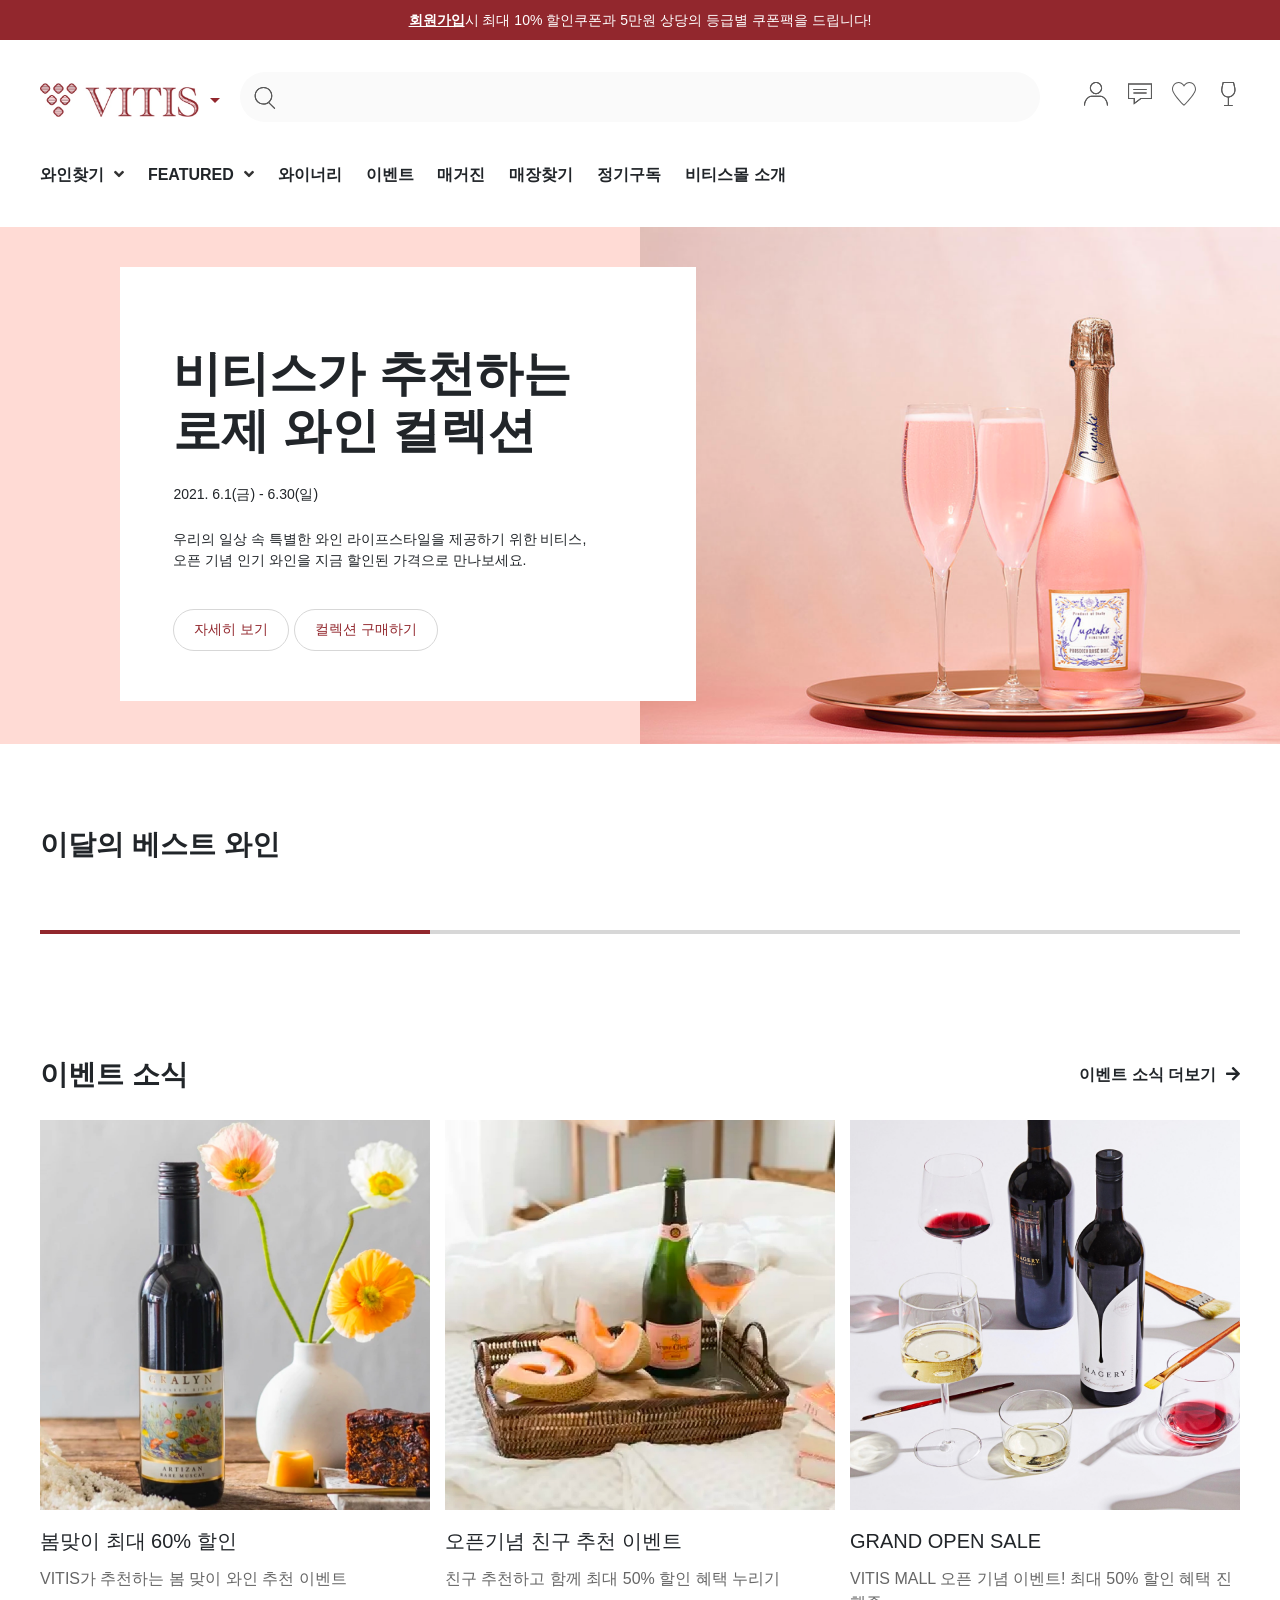
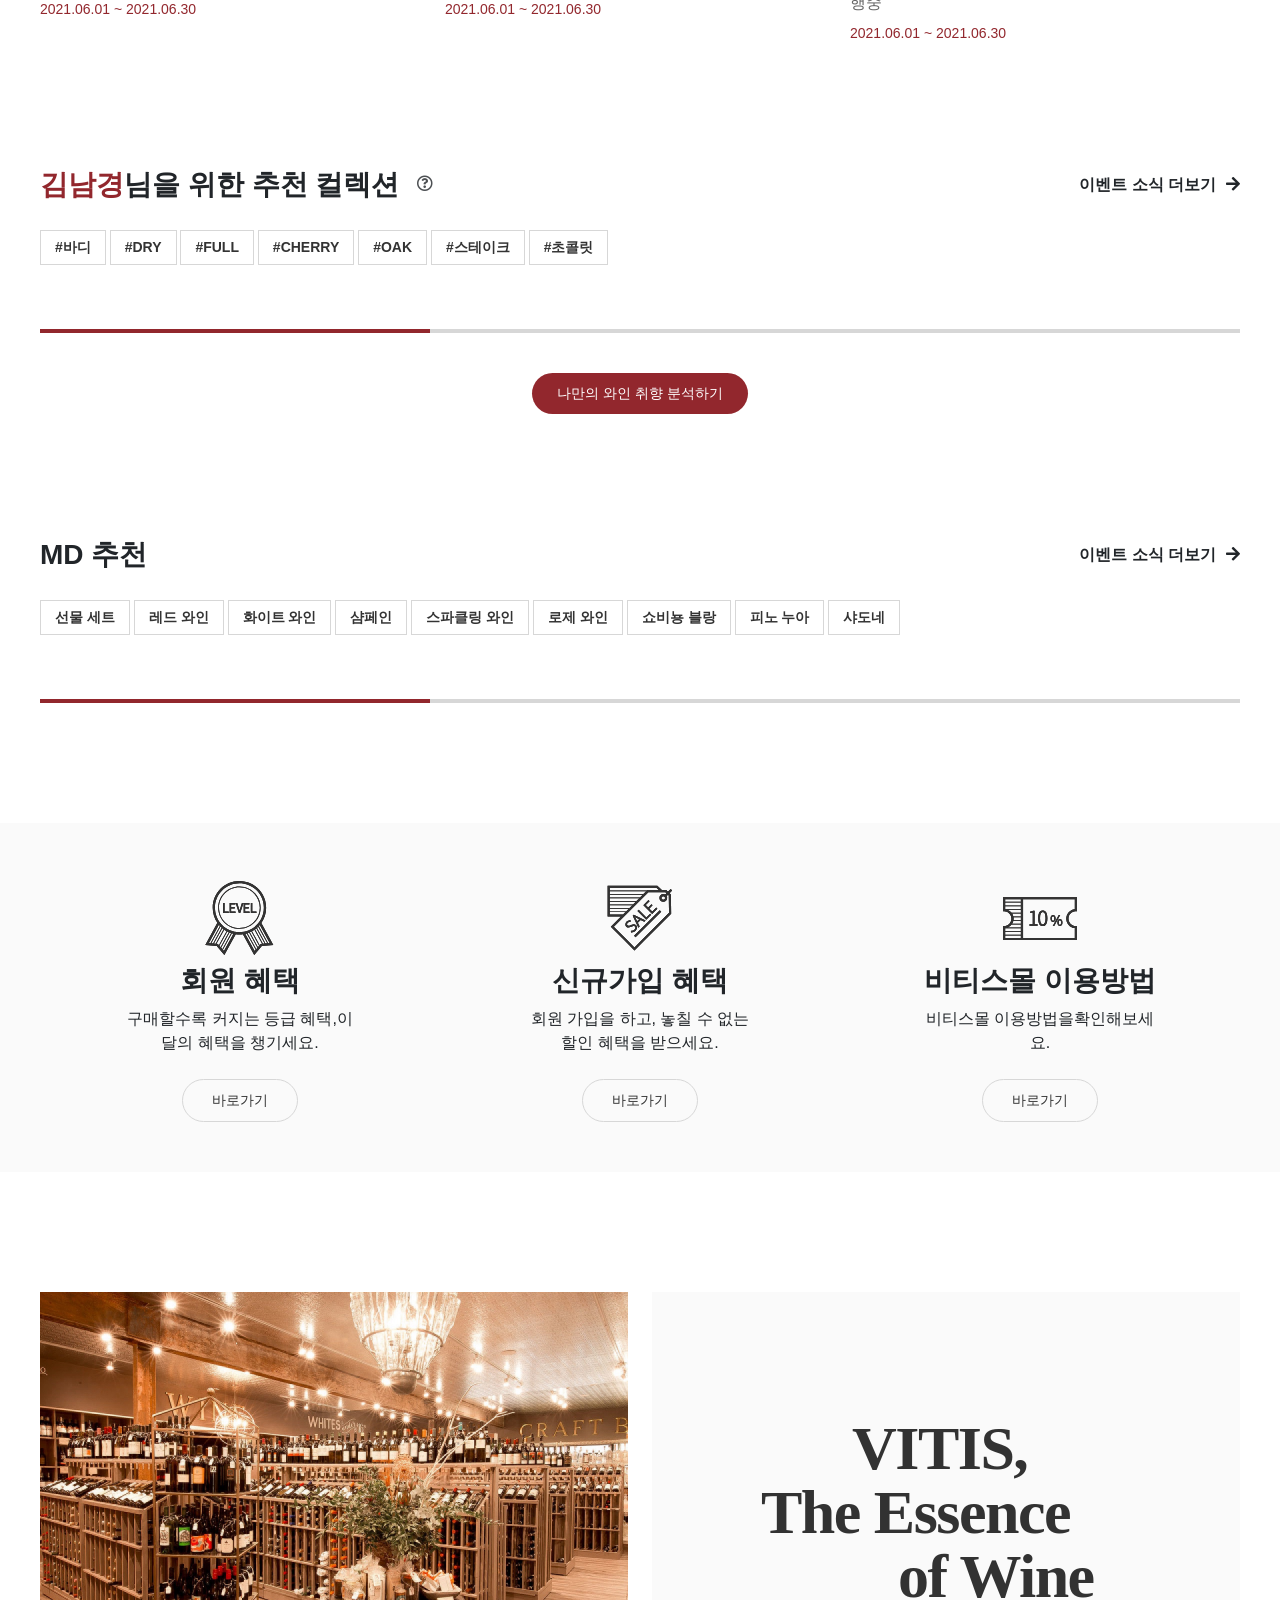
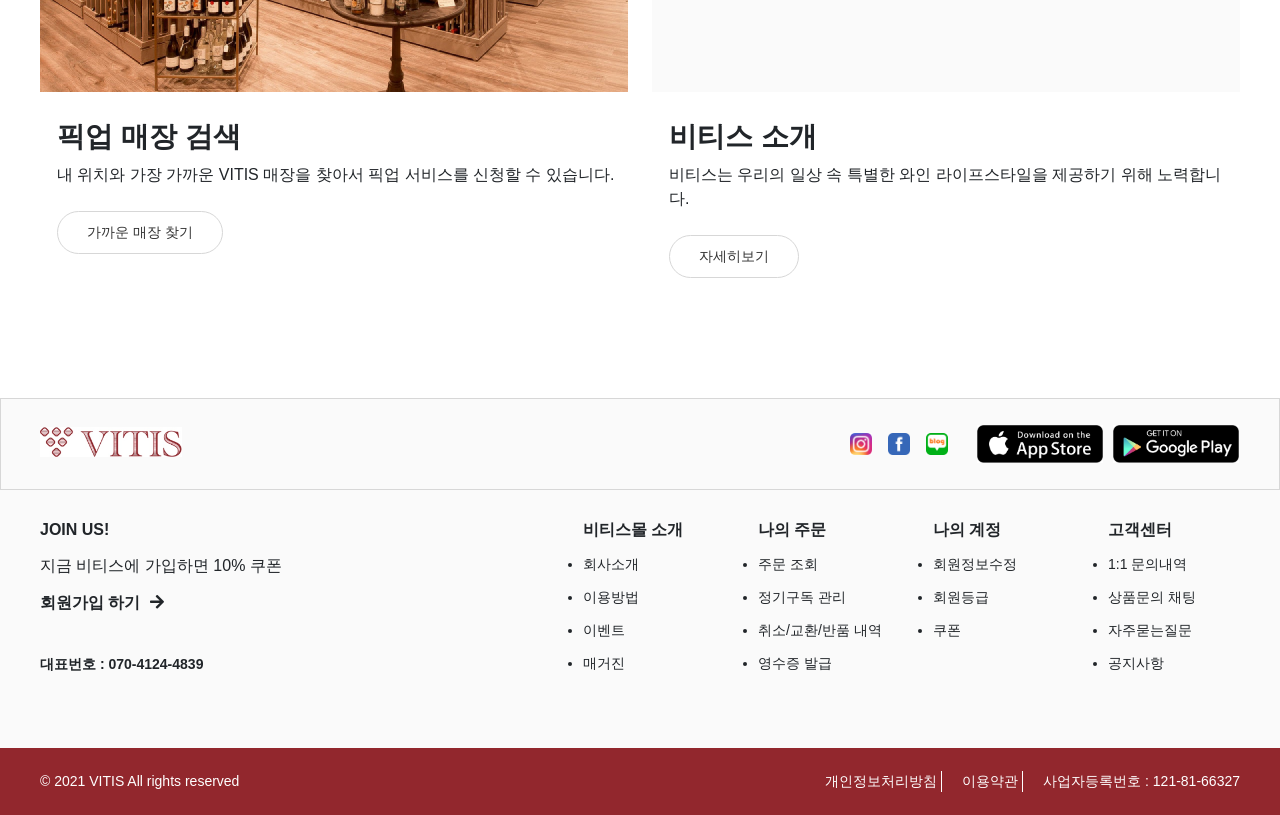
<file: zeplin-client/index.html>
<!DOCTYPE html>
<html lang="en">

<head>
    <meta charset="UTF-8">
    <meta http-equiv="X-UA-Compatible" content="IE=edge">
    <meta name="viewport" content="width=device-width, initial-scale=1.0">
    <title>Zeplin Project</title>
    <script src="https://ajax.googleapis.com/ajax/libs/jquery/3.5.1/jquery.min.js"></script>
    <link rel="stylesheet" href="https://maxcdn.bootstrapcdn.com/bootstrap/4.0.0/css/bootstrap.min.css"
        integrity="sha384-Gn5384xqQ1aoWXA+058RXPxPg6fy4IWvTNh0E263XmFcJlSAwiGgFAW/dAiS6JXm" crossorigin="anonymous">
    <script src="https://maxcdn.bootstrapcdn.com/bootstrap/4.0.0/js/bootstrap.min.js"
        integrity="sha384-JZR6Spejh4U02d8jOt6vLEHfe/JQGiRRSQQxSfFWpi1MquVdAyjUar5+76PVCmYl"
        crossorigin="anonymous"></script>
    <script src="https://cdnjs.cloudflare.com/ajax/libs/popper.js/1.12.9/umd/popper.min.js"
        integrity="sha384-ApNbgh9B+Y1QKtv3Rn7W3mgPxhU9K/ScQsAP7hUibX39j7fakFPskvXusvfa0b4Q"
        crossorigin="anonymous"></script>
    <link rel="stylesheet" href="https://cdnjs.cloudflare.com/ajax/libs/font-awesome/5.15.2/css/all.min.css">
    <link rel="stylesheet" href="reset.css">
    <link rel="stylesheet" href="style.css">
    <link rel="stylesheet" href="responsive.css">
</head>

<body>
    <!-- ------------- WEB GUIDE -------------------- -->
    <div id="main">
        <div class="header">
            <div class="header-top">
                <div class="inner-wp">
                    <p><a href="">회원가입</a>시 최대 10% 할인쿠폰과 5만원 상당의 등급별 쿠폰팩을 드립니다!</p>
                </div>
            </div>
            <div class="header-body">
                <div class="inner-wp">
                    <div class="row">
                        <div class="col-md-3 col-xl-2">
                            <div class="logo">
                                <img src="images/logo.jpg" alt="">
                                <svg xmlns="http://www.w3.org/2000/svg" width="24" height="24" viewBox="0 0 24 24">
                                    <g fill="none" fill-rule="evenodd">
                                        <g fill="#000">
                                            <path d="M17 10l-5 5-5-5h10z" />
                                        </g>
                                    </g>
                                </svg>
                            </div>
                        </div>
                        <div class="col-md-6 col-xl-8">
                            <div class="search-box">
                                <button class="search-button">
                                    <svg xmlns="http://www.w3.org/2000/svg" xmlns:xlink="http://www.w3.org/1999/xlink"
                                        width="32" height="32" viewBox="0 0 32 32">
                                        <defs>
                                            <path id="99sd5nxcxa"
                                                d="M2.428 12.791c0-6.265 5.098-11.363 11.363-11.363s11.362 5.098 11.362 11.363-5.097 11.362-11.362 11.362S2.428 19.056 2.428 12.791zm28.414 18.2l-8.612-8.613c2.66-2.345 4.352-5.768 4.352-9.587C26.582 5.739 20.843 0 13.791 0 6.739 0 1 5.739 1 12.791c0 7.052 5.739 12.791 12.791 12.791 2.718 0 5.236-.86 7.312-2.311L29.832 32l1.01-1.01z" />
                                        </defs>
                                        <g fill="none" fill-rule="evenodd">
                                            <g>
                                                <g transform="translate(-440 -720) translate(440 720)">
                                                    <mask id="v67mp7oonb" fill="#fff">
                                                        <use xlink:href="#99sd5nxcxa" />
                                                    </mask>
                                                    <use fill="#050000" xlink:href="#99sd5nxcxa" />
                                                    <g fill="#333" mask="url(#v67mp7oonb)">
                                                        <path d="M0 0H32V32H0z" />
                                                    </g>
                                                </g>
                                            </g>
                                        </g>
                                    </svg>
                                </button>
                                <input type="text" class="search-input">
                            </div>
                        </div>
                        <div class="col-md-3 col-xl-2">
                            <div class="user-info">
                                <div class="user-icon">
                                    <svg xmlns="http://www.w3.org/2000/svg" xmlns:xlink="http://www.w3.org/1999/xlink"
                                        width="32" height="32" viewBox="0 0 32 32">
                                        <defs>
                                            <path id="1gy61884ia"
                                                d="M21.997 18.416C27.632 18.416 32 25.33 32 31.273h-1.398c0-5.189-3.838-11.457-8.605-11.457H10.003c-4.767 0-8.605 6.268-8.605 11.457H0c0-5.944 4.37-12.857 10.003-12.857h11.994zM16 0c4.491 0 8.145 3.655 8.145 8.146 0 4.49-3.654 8.144-8.145 8.144-4.49 0-8.145-3.653-8.145-8.144S11.509 0 16 0zm0 1.398c-3.72 0-6.746 3.027-6.746 6.748 0 3.72 3.025 6.746 6.746 6.746 3.721 0 6.746-3.027 6.746-6.746 0-3.721-3.025-6.748-6.746-6.748z" />
                                        </defs>
                                        <g fill="none" fill-rule="evenodd">
                                            <g>
                                                <g transform="translate(-248 -720) translate(248 720)">
                                                    <mask id="omtykel2rb" fill="#fff">
                                                        <use xlink:href="#1gy61884ia" />
                                                    </mask>
                                                    <use fill="#050000" xlink:href="#1gy61884ia" />
                                                    <g fill="#333" mask="url(#omtykel2rb)">
                                                        <path d="M0 0H32V32H0z" />
                                                    </g>
                                                </g>
                                            </g>
                                        </g>
                                    </svg>

                                </div>
                                <div class="comment-icon">
                                    <svg xmlns="http://www.w3.org/2000/svg" xmlns:xlink="http://www.w3.org/1999/xlink"
                                        width="32" height="32" viewBox="0 0 32 32">
                                        <defs>
                                            <path id="ecrye51jda"
                                                d="M32 2v20.781H17.434l-9.79 7.222v-7.222H0V2h32zm-1.4 1.401H1.4v17.98h7.643v5.85l7.93-5.85H30.6V3.401zM24.714 13.97v1.4H7.288v-1.4h17.426zm0-4.623v1.4H7.288v-1.4h17.426z" />
                                        </defs>
                                        <g fill="none" fill-rule="evenodd">
                                            <g>
                                                <g transform="translate(-563 -784) translate(563 784)">
                                                    <mask id="1gt5ih6dub" fill="#fff">
                                                        <use xlink:href="#ecrye51jda" />
                                                    </mask>
                                                    <use fill="#050000" xlink:href="#ecrye51jda" />
                                                    <g fill="#333" mask="url(#1gt5ih6dub)">
                                                        <path d="M0 0H32V32H0z" />
                                                    </g>
                                                </g>
                                            </g>
                                        </g>
                                    </svg>

                                </div>
                                <div class="heart-icon">
                                    <svg xmlns="http://www.w3.org/2000/svg" xmlns:xlink="http://www.w3.org/1999/xlink"
                                        width="32" height="32" viewBox="0 0 32 32">
                                        <defs>
                                            <path id="megbyllxka"
                                                d="M8.868 1.334c-4.155 0-7.534 3.688-7.534 8.22 0 4.325 7.788 13.641 14.66 20.519 5.336-5.42 14.672-16.051 14.672-20.518 0-4.533-3.379-8.221-7.534-8.221-2.298 0-4.522 1.206-5.948 3.227L16 6.239 14.816 4.56c-1.426-2.021-3.65-3.227-5.948-3.227zM16 31.959l-.472-.469C11.885 27.881 0 15.632 0 9.555 0 4.285 3.978 0 8.868 0c2.73 0 5.362 1.417 7.037 3.79l.095.136.093-.134C17.77 1.417 20.401 0 23.133 0 28.022 0 32 4.286 32 9.555c0 6.189-13.94 20.34-15.53 21.933l-.47.47z" />
                                        </defs>
                                        <g fill="none" fill-rule="evenodd">
                                            <g>
                                                <g transform="translate(-312 -733) translate(312 733)">
                                                    <use fill="#333" xlink:href="#megbyllxka" />
                                                </g>
                                            </g>
                                        </g>
                                    </svg>
                                    <div class="heart-number"></div>
                                </div>
                                <div class="glass-icon">
                                    <svg xmlns="http://www.w3.org/2000/svg" xmlns:xlink="http://www.w3.org/1999/xlink"
                                        width="32" height="32" viewBox="0 0 32 32">
                                        <defs>
                                            <path id="yqanp6kdsa"
                                                d="M24.645 11.043c-.081 1.609-.534 3.141-1.31 4.433-1.26 2.104-3.478 3.539-5.93 3.839-2.473.306-4.883-.578-6.772-2.48-.971-.976-1.66-2.247-1.99-3.669-.424-1.844-.424-3.798.005-5.644l1.437-6.198h12.747l.002.011c.013.055.023.108.034.164l1.135 4.898c.372 1.59.72 3.09.642 4.646m.65-4.95l-1.148-4.962C24.003.425 23.918 0 23.357 0H9.604l-.586.052-1.662 7.169c-.474 2.04-.474 4.2-.002 6.244.382 1.662 1.192 3.152 2.34 4.304 1.749 1.755 3.863 2.711 6.133 2.867v10.04h-4.91V32h11.146v-1.324H17.15v-10.02c.138-.01.276-.009.412-.026 2.859-.348 5.441-2.019 6.91-4.473.886-1.478 1.404-3.222 1.496-5.046.087-1.747-.3-3.409-.674-5.018" />
                                        </defs>
                                        <g fill="none" fill-rule="evenodd">
                                            <g>
                                                <g transform="translate(-184 -720) translate(184 720)">
                                                    <mask id="prbvdrdn3b" fill="#fff">
                                                        <use xlink:href="#yqanp6kdsa" />
                                                    </mask>
                                                    <use fill="#050000" xlink:href="#yqanp6kdsa" />
                                                    <g fill="#333" mask="url(#prbvdrdn3b)">
                                                        <path d="M0 0H32V32H0z" />
                                                    </g>
                                                </g>
                                            </g>
                                        </g>
                                    </svg>

                                </div>
                            </div>
                        </div>
                    </div>

                </div>
            </div>
            <div class="main-menu">
                <div class="inner-wp">
                    <ul>
                        <li><a>와인찾기</a></li>
                        <li><a>FEATURED</a></li>
                        <li><a>와이너리</a></li>
                        <li><a>이벤트</a></li>
                        <li><a>매거진</a></li>
                        <li><a>매장찾기</a></li>
                        <li><a>정기구독</a></li>
                        <li><a>비티스몰 소개</a></li>
                    </ul>
                </div>
            </div>
        </div>
        <div class="content">
            <div class="banner">
                <div class="row">
                    <div class="col-6 right">
                        <img src="images/banner-img-1.png" alt="">
                    </div>
                </div>
                <div class="ads">
                    <h1 class="title">비티스가 추천하는<br>로제 와인 컬렉션</h1>
                    <p class="time">2021. 6.1(금) - 6.30(일)</p>
                    <p class="desc">우리의 일상 속 특별한 와인 라이프스타일을 제공하기 위한 비티스,오픈 기념 인기 와인을 지금 할인된 가격으로 만나보세요.</p>
                    <a href="" class="ads-link-1">자세히 보기</a>
                    <a href="" class="ads-link-2">컬렉션 구매하기</a>
                </div>
            </div>

            <div class="section-1">
                <div class="inner-wp">
                    <div class="section-header">
                        <div class="section-title">
                            이달의 베스트 와인
                        </div>
                    </div>

                    <div class="section-body">
                        <div class="row">
                            <!-- Dữ liệu được lấy từ main.js arrProduct -->

                        </div>
                    </div>
                    <div class="breakline">
                        <div class="redline"></div>
                    </div>
                </div>
            </div>
            <div class="section-3">
                <div class="inner-wp">
                    <div class="section-header">
                        <div class="section-title">이벤트 소식</div>
                        <div class="section-view">이벤트 소식 더보기</div>
                    </div>
                    <div class="section-body">
                        <div class="row">
                            <div class="col-12 col-sm-6 col-md-4 product-item">
                                <div class="product-thumnail">
                                    <img src="images/card-event-1-img-1.jpg" alt="">
                                </div>
                                <div class="product-title">
                                    봄맞이 최대 60% 할인
                                </div>
                                <div class="product-desc">VITIS가 추천하는 봄 맞이 와인 추천 이벤트</div>
                                <div class="product-time">2021.06.01 ~ 2021.06.30</div>
                            </div>
                            <div class="col-12 col-sm-6 col-md-4 product-item">
                                <div class="product-thumnail">
                                    <img src="images/card-event-1-img-2.jpg" alt="">
                                </div>
                                <div class="product-title">
                                    오픈기념 친구 추천 이벤트
                                </div>
                                <div class="product-desc">친구 추천하고 함께 최대 50% 할인 혜택 누리기</div>
                                <div class="product-time">2021.06.01 ~ 2021.06.30</div>
                            </div>
                            <div class="col-12 col-sm-6 col-md-4 product-item">
                                <div class="product-thumnail">
                                    <img src="images/card-event-1-img-3.jpg" alt="">
                                </div>
                                <div class="product-title">
                                    GRAND OPEN SALE
                                </div>
                                <div class="product-desc">VITIS MALL 오픈 기념 이벤트! 최대 50% 할인 혜택 진행중</div>
                                <div class="product-time">2021.06.01 ~ 2021.06.30</div>
                            </div>

                        </div>
                    </div>

                </div>
            </div>
            <div class="section-4">
                <div class="inner-wp">
                    <div class="section-header">
                        <div class="section-title">
                            <span class="highlight">김남경</span>님을 위한 추천 컬렉션
                        </div>
                        <div class="section-view">이벤트 소식 더보기</div>
                    </div>
                    <div class="section-tags">
                        <ul>
                            <li><a href="">#바디</a></li>
                            <li><a href="">#Dry</a></li>
                            <li><a href="">#full</a></li>
                            <li><a href="">#cherry</a></li>
                            <li><a href="">#Oak</a></li>
                            <li><a href="">#스테이크</a></li>
                            <li><a href="">#초콜릿</a></li>
                        </ul>
                    </div>
                    <div class="section-body">
                        <div class="row">
                            <!-- Dữ liệu được lấy từ main.js arrProduct -->

                        </div>
                    </div>
                    <div class="breakline">
                        <div class="redline"></div>
                    </div>
                    <div class="view-more">
                        <a href="">나만의 와인 취향 분석하기</a>
                    </div>

                </div>
            </div>

            <div class="section-5">
                <div class="inner-wp">
                    <div class="section-header">
                        <div class="section-title">
                            MD 추천
                        </div>
                        <div class="section-view">이벤트 소식 더보기</div>
                    </div>
                    <div class="section-tags">
                        <ul>
                            <li><a href="">선물 세트</a></li>
                            <li><a href="">레드 와인</a></li>
                            <li><a href="">화이트 와인</a></li>
                            <li><a href="">샴페인</a></li>
                            <li><a href="">스파클링 와인</a></li>
                            <li><a href="">로제 와인</a></li>
                            <li><a href="">쇼비뇽 블랑</a></li>
                            <li><a href="">피노 누아</a></li>
                            <li><a href="">샤도네</a></li>
                        </ul>
                    </div>
                    <div class="section-body">
                        <div class="row">
                            <!-- Dữ liệu được lấy từ main.js arrProduct -->

                        </div>
                    </div>
                    <div class="breakline">
                        <div class="redline"></div>
                    </div>

                </div>
            </div>
            <div class="section-6">
                <div class="inner-wp">
                    <div class="row">
                        <div class="col-12 col-sm-6 col-md-4 support-item">
                            <div class="support-logo">
                                <img src="images/icons-custom-event-level.svg" alt="">
                            </div>
                            <div class="support-title">회원 혜택</div>
                            <div class="support-desc">구매할수록 커지는 등급 혜택,이 달의 혜택을 챙기세요.</div>
                            <div class="support-more">
                                <a href="">바로가기</a>
                            </div>
                        </div>
                        <div class="col-12 col-sm-6 col-md-4 support-item">
                            <div class="support-logo">
                                <img src="images/icons-custom-event-sale.svg" alt="">
                            </div>
                            <div class="support-title">신규가입 혜택</div>
                            <div class="support-desc">회원 가입을 하고, 놓칠 수 없는할인 혜택을 받으세요.</div>
                            <div class="support-more">
                                <a href="">바로가기</a>
                            </div>
                        </div>
                        <div class="col-12 col-sm-6 col-md-4 support-item">
                            <div class="support-logo">
                                <img src="images/icons-custom-event-coupon.svg" alt="">
                            </div>
                            <div class="support-title">비티스몰 이용방법</div>
                            <div class="support-desc">비티스몰 이용방법을확인해보세요.</div>
                            <div class="support-more">
                                <a href="">바로가기</a>
                            </div>
                        </div>
                    </div>


                </div>
            </div>
            <div class="section-8">
                <div class="inner-wp">
                    <div class="row">
                        <div class="col-12 col-sm-6 store-item">
                            <div class="support-logo">
                                <img src="images/store-left.jpg" alt="">
                            </div>
                            <div class="support-title">픽업 매장 검색</div>
                            <div class="support-desc">내 위치와 가장 가까운 VITIS 매장을 찾아서 픽업 서비스를 신청할 수 있습니다.</div>
                            <div class="support-more">
                                <a href="">가까운 매장 찾기</a>
                            </div>
                        </div>
                        <div class="col-12 col-sm-6 store-item">
                            <div class="support-logo">
                                <img src="images/store-right.svg" alt="">
                            </div>
                            <div class="support-title">비티스 소개</div>
                            <div class="support-desc">비티스는 우리의 일상 속 특별한 와인 라이프스타일을 제공하기 위해 노력합니다.</div>
                            <div class="support-more">
                                <a href="">자세히보기</a>
                            </div>
                        </div>

                    </div>
                </div>
            </div>
        </div>
        <div class="footer">
            <div class="footer-top">
                <div class="inner-wp">
                    <div class="row">
                        <div class="col-md-8">
                            <div class="logo">
                                <img src="images/logo.jpg" alt="">
                            </div>
                        </div>
                        <div class="col-md-4">
                            <div class="social-network-info">
                                <div class="social-network">
                                    <div>
                                        <img src="images/sns-instagram.jpg" alt="">
                                    </div>
                                    <div>
                                        <img src="images/sns-facebook.png" alt="">
                                    </div>
                                    <div>
                                        <img src="images/sns-naverblog.jpg" alt="">
                                    </div>
                                </div>
                                <div class="mobile-app">
                                    <div>
                                        <img src="images/app-store.jpg" alt="">
                                    </div>
                                    <div>
                                        <img src="images/google-play.jpg" alt="">
                                    </div>
                                </div>
                            </div>
                        </div>
                        
                    </div>
                </div>
                
            </div>
            <div class="footer-body">
                <div class="inner-wp">
                    <div class="row">
                        <div class="col-md-5 join-us">
                            <div class="title">JOIN US!</div>
                            <div class="desc">지금 비티스에 가입하면 10% 쿠폰</div>
                            <div class="section-view">회원가입 하기</div>
                            <div class="phone-number">대표번호 : 070-4124-4839</div>
                        </div>
                        <div class="col-md-1">
                            <div class="title">비티스몰 소개</div>
                            <ul>
                                <li>회사소개</li>
                                <li>이용방법</li>
                                <li>이벤트</li>
                                <li>매거진</li>
                            </ul>
                        </div>
                        <div class="col-md-1">
                            <div class="title">나의 주문</div>
                            <ul>
                                <li>주문 조회</li>
                                <li>정기구독 관리</li>
                                <li>취소/교환/반품 내역</li>
                                <li>영수증 발급</li>
                            </ul>
                        </div>
                        <div class="col-md-1">
                            <div class="title">나의 계정</div>
                            <ul>
                                <li>회원정보수정</li>
                                <li>회원등급</li>
                                <li>쿠폰</li>
                            </ul>
                        </div>
                        <div class="col-md-1">
                            <div class="title">고객센터</div>
                            <ul>
                                <li>1:1 문의내역</li>
                                <li>상품문의 채팅</li>
                                <li>자주묻는질문</li>
                                <li>공지사항</li>
                            </ul>
                        </div>
                    </div>
                </div>
                
            </div>
            <div class="copyright">
                <div class="inner-wp">
                    <div class="row">
                        <div class="col-md-7">
                            <div class="copyright-content">© 2021 VITIS All rights reserved</div>
                        </div>
                        <div class="copyright-info">
                            <ul>
                                <li>개인정보처리방침</li>
                                <li>이용약관</li>
                                <li>사업자등록번호 : 121-81-66327</li>
                            </ul>
                        </div>
                    </div>
                </div>
                
                
            </div>
        </div>
    </div>

    <script src="main.js"></script>
</body>

</html>
</file>
<file: zeplin-client/style.css>
* {
    margin: 0;
    padding: 0;
    box-sizing: border-box;
    font-size: 14px;
}
.inner-wp {
    max-width: 1200px;
    margin: 0 auto;
}
img {
    max-width: 100%;
    max-height: 100%;
}

/* ======================= HAEDER ========================  */

/* ----------------- Header Top ----------------- */
.header {margin-bottom: 32px;}
.header-top{
    background: #92272d;
    margin-bottom: 32px;
}
.header-top .inner-wp {
    text-align: center;
    color: #ffffff;
}
.header-top .inner-wp p {padding: 9.6px;}
.header-top .inner-wp a {
    color: #ffffff;
    text-decoration: underline;
    font-weight: bold;
}

/* ----------------- Header Body ----------------- */
.header-body {margin-bottom: 32px;}
.header-body .row {
    align-items: center;
}
.logo {height: 34px;}
.logo svg {position: relative;top: 8px;}
.logo svg g {fill: #92272d;cursor: pointer;}

.search-box {position: relative;}
.search-button {
    position: absolute;
    top: 13.5px;
    left: 14px;
    border: none;
    outline: none;
    background: none;
    opacity: 0.8;
}
.search-button svg{width: 22px;height: 24px;}
.search-input {
    width: 100%;
    padding: 13px 10px 13px 45px;
    border: none;
    outline: none;
    background: #fafafa;
    border-radius: 25px;
    font-size: 16px;
}

.user-info {text-align: right;}
.user-info>div {
    display: inline-block;
    margin-left: 16px;
    width: 24px;
    height: 24px;
    opacity: 0.8;
}
.user-info div svg {max-width: 100%;max-height: 100%;}

.heart-icon {position: relative;}
.heart-number {
    position: absolute;
    padding: 0px 4px;
    background: #92272d;
    border-radius: 20px;
    font-size: 9px;
    color: #ffffff;
    top: -5px;
    right: -5px;
}
/* ----------------- Main Menu ----------------- */
.main-menu ul li {display: inline-block;}
.main-menu ul li a{
    font-size: 16px;
    display: inline-block;
    padding: 8px 20px;
    font-weight: 600;
    cursor: pointer;
}
.main-menu ul li a:nth-child(1){padding-left: 0;}
.main-menu ul li:nth-child(1) a:after, .main-menu ul li:nth-child(2) a:after {
    font-family: "Font Awesome 5 Free"; font-weight: 900; content: "\f107"; padding-left: 10px; color: #333333;
}
/* ======================= CONTENT ========================  */

/* ----------------- Banner ----------------- */
.banner {
    max-width: 1440px;
    position: relative;
    margin: 0 auto;
    margin-bottom: 80px;
}

.banner .row{
    justify-content: flex-end;
    background:#ffdbd5;
}
.banner .row .right {
    height: 100%;
}

.ads {
    height: 84%;
    width: 45%;
    position: absolute;
    padding: 4.17%;
    padding-right: 8%;
    background: #ffffff;
    top: 40px;
    left: 120px;
    font-size: 16px;
}
.ads .title {
    font-size: 300%;
    font-weight: bold;
}
.ads>*{
    margin-top: 24px;
}
.ads a {
    display: inline-block;
    padding: 9.6px 20px;
    color: #92272d;
    border: 1px solid #d7d7d7;
    border-radius: 23px;
    text-decoration: none;
}
.ads a:hover {
    cursor: pointer;
    background: #92272d;
    color: #fff;
}

/* ----------------- Section 1 ----------------- */
.section-1, .section-3, .section-4, .section-5, .section-6, .section-8 {
    margin-bottom: 120px;
}
.section-header{
    display: flex;
    justify-content: space-between;
    align-items: center;
    margin-bottom: 24px;
}
.section-body { margin-bottom: 40px;}
.section-title {
    font-size: 28px;
    font-weight: 600;
}
.section-title .highlight{
    font-size: 28px;
    font-weight: 600;
    color: #92272d;
}
.product-title {
    margin-top: 16px;
    font-size: 20px;
    font-weight: 500;
}
.regular-price {
    margin-top: 8px;
    font-size: 20px;
    font-weight: bold;
}
.product-box {
    position: relative;
}
.sale {
    position: absolute;
    width: 0;
    height: 0;
    border-top: 100px solid #b2676c;
    border-right: 100px solid transparent;
    top: 0;
    left: 0;
}
.product-box p {
    position: absolute;
    top: 16px;
    left: 12px;
    color: #fff;
    transform: rotateZ(-45deg);
}
.heart-list-wish svg {
    width: 24px;
    height: 24px;
}
.heart-list-wish svg use {
    fill:#fdd8da;
}
.heart-list-wish.active svg use {
    fill:#92272d;
}
.heart-list-wish {
    position: absolute;
    top: 10px;
    right: 10px;
}
.glass-list-wish svg {
    width: 20px;
    height: 24px;
}
.glass-list-wish {
    position: absolute;
    bottom: 10px;
    right: 10px;
    border: 1px solid #d7d7d7;
    padding: 7px 10px;
    border-radius: 50%;
    background: #ffffff;
}
.discount {
    position: absolute;
    bottom: 0;
    left: 0;
    color: #fff;
    background: #b2676c;
    padding: 1px 12px;
}

.old-price {
    font-size: 20px;
    text-decoration: line-through;
}
.discount-price {
    margin-left: 10px;
    font-size: 20px;
    font-weight: bold;
    color: #92272d;
}

.breakline {
    height: 4px;
    background: #d7d7d7;
}
.redline {
    height: 4px;
    background: #92272d;
}

/* ----------------- Section 3 ----------------- */
.product-desc {
    font-size: 16px;
    color: #666666;
    margin-top: 11px;
}
.product-time {
    margin-top: 8px;
    color: #92272d;
    font-weight: 500;
}
.section-view{
    font-weight: 600;
    font-size: 16px;
}
.section-view:hover{
    color: #92272d;
    cursor: pointer;
}
.section-view:after{
    font-family: "Font Awesome 5 Free"; font-weight: 900; content: "\f061"; padding-left: 10px;
}
.section-4 .section-title:after{
    font-family: "Font Awesome 5 Free"; 
    font-weight: 400; 
    content: "\f059"; 
    padding-left: 10px;
    font-size: 16px; 
    opacity: 0.8;
    position: relative;
    top: -5px;
}
.section-tags {margin-bottom: 24px;}
.section-tags ul li {
    display: inline-block;
}
.section-tags ul li a {
    display: inline-block;
    padding: 6px 14px;
    border: 1px solid #d7d7d7;
    color: #333333;
    text-transform: uppercase;
    cursor: pointer;
    text-decoration: none;
    font-weight: 600;
}
.section-tags ul li a:hover{
    background: #92272d;
    color: #fff;
}
.view-more {
    margin-top: 40px;
    text-align: center;
    
}
.view-more a {
    display: inline-block;
    padding: 10px 25px;
    color: #fff;
    background: #92272d;
    text-decoration: none;
    border-radius: 30px;
}
.view-more a:hover {
    background: #830c12;
}

.section-6 {
    padding: 58px 0px 50px 0px;
    background: #fafafa;
}
.support-item {
    text-align: center;
}
.support-title {
    font-size: 28px;
    font-weight: 600;
    margin-top: 5px;
}
.support-desc {
    font-size: 16px;
    margin-top: 5px;
}
.support-more {
    margin-top: 24px;
}
.support-more a{
    color:#333333;
    font-weight: 500;
    text-decoration: none;
    display: inline-block;
    padding: 10px 29px;
    border: 1px solid #d7d7d7;
    border-radius: 30px;
}
.support-more a:hover{
    background: #92272d;
    color: #fff;
}

.section-8 .support-title, .section-8 .support-desc, .section-8 .support-more {
    margin-left: 17px;
} 
.section-8 .support-title{
    margin-top: 24px;
}
.section-8 img {
    width: 100%;
    height: 100%;
}

.footer-top {
    padding: 26px 0;
    background: #fafafa;
    border: 1px solid #d7d7d7;
}
.footer-top .logo {
    max-width: 142px;
}

.footer-top .row {
    align-items: center;
}
.social-network-info {
    display: flex;
}
.social-network {
    flex-basis: 30%;
    display: flex;
    align-items: center;

}
.social-network div {
    width: 22px;
    margin-right: 16px;
}
.mobile-app {
    flex-basis: 70%;
    display: flex;
}
.mobile-app div{
    max-width: 126px;
    margin-left: 10px;
}


.footer-body {
    padding-top: 28px;
    padding-bottom: 60px;
    background: #fafafa;
}

.footer-body .title{
    font-size: 16px;
    font-weight: 600;
    margin-bottom: 12px;
}
.footer-body .desc {
    font-size: 16px;
    
}

.footer-body .section-view {
    padding-top: 12px;
}

.footer-body .phone-number {
    padding-top: 39px;
    font-weight: 600;
}

.footer-body ul li {
    margin-top: 12px;
}

.copyright {
    background: #92272d;
    color: #fff;
    padding: 23px 0;
}
.copyright ul {
    margin: 0;
}
.copyright ul li {
    display: inline-block;
    border-left: 1px solid #fff;
    padding-left: 20px;
}
.copyright ul li:first-child{
    border: none;
}
</file>
<file: zeplin-client/responsive.css>
@media only screen and (max-width:768px){
    .banner {
        display: none
    }
}
</file>
